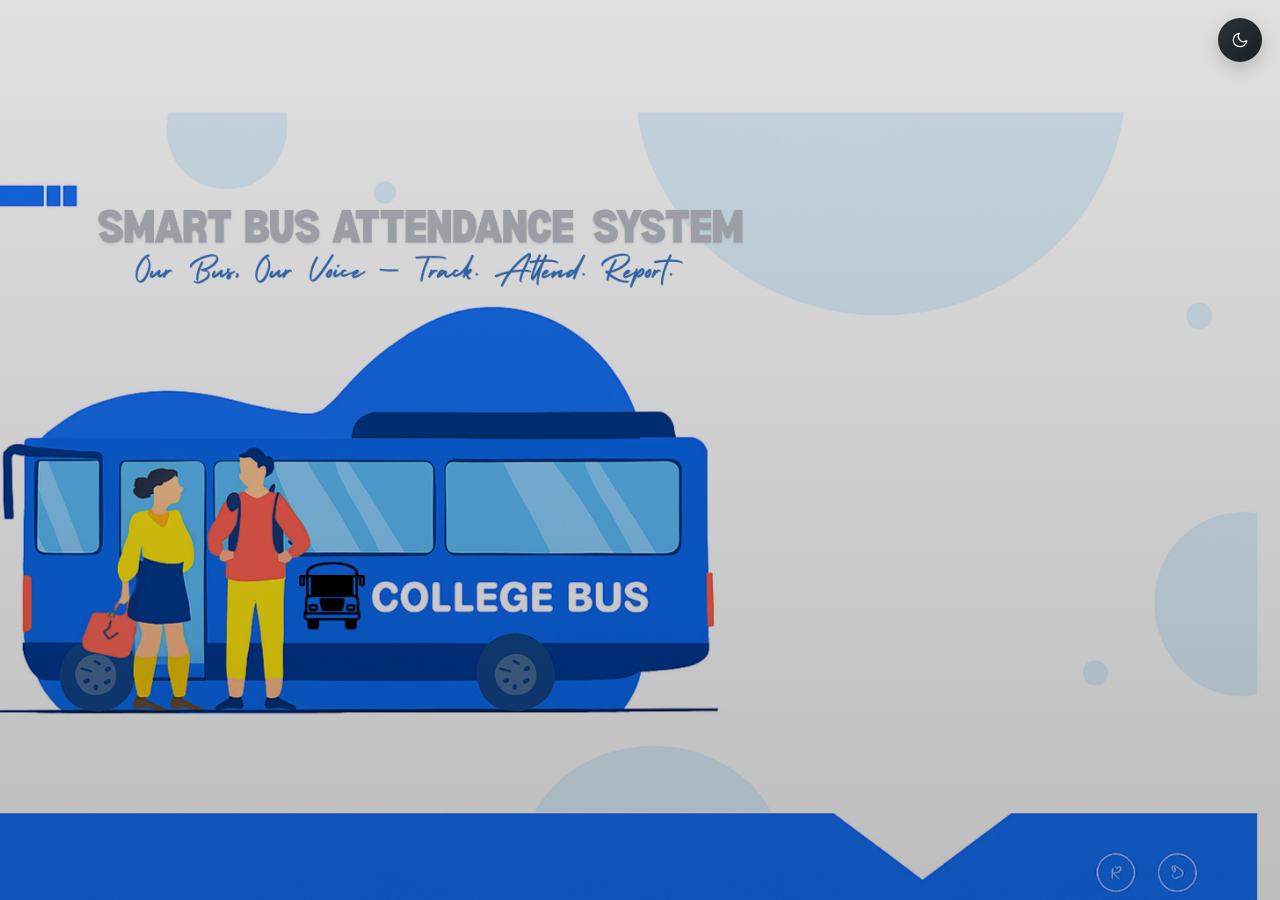
<file: index.html>
<!doctype html>
<html lang="en">
<head>
  <meta charset="utf-8" />
  <meta name="viewport" content="width=device-width,initial-scale=1" />
  <title>Smart Bus System — Login</title>

  <!-- Bootstrap (for quick UI) -->
  <link href="https://cdn.jsdelivr.net/npm/bootstrap@5.3.0/dist/css/bootstrap.min.css" rel="stylesheet">

  <!-- Custom styles -->
  <link rel="stylesheet" href="css/style.css">
</head>
<body>

  <!-- BACKGROUND IMAGE (animated pan effect via CSS).
       You already load an image on .bg-media (local file).
  -->
  <div class="bg-media" aria-hidden="true" style="background-image: url('./smart\ bus\ attendance\ system1221.png');"></div>

  <!-- Top controls: only theme toggle (replaced text with a fancy circular icon button) -->
  <div class="top-controls">
    <button id="themeToggle" class="btn-theme-toggle" aria-label="Toggle theme" title="Toggle dark/light mode" type="button">
      <!-- JS will inject the correct SVG icon (no text inside the button) -->
    </button>
  </div>

  <main class="container-fluid vh-100 d-flex align-items-center justify-content-center">
    <div class="row w-100 gx-0 justify-content-center">
      <!-- Left visual panel (hidden on small screens) -->
      <aside class="col-md-6 d-none d-md-flex visual-panel align-items-center justify-content-center">
        <div class="visual-inner text-center">
          <div></div>
        </div>
      </aside>

      <!-- Right: Login form -->
      <section class="col-12 col-md-6 d-flex align-items-center justify-content-center p-4">
        <div class="auth-card shadow-sm">
          <div class="card-header text-center mb-3">
            <h2 class="h4 mb-1">Welcome Back</h2>
            <small class="text-muted">Sign in to continue to Smart Bus System</small>
          </div>

          <div id="alertContainer" class="mb-3"></div>

          <form id="loginForm" novalidate>
            <div class="mb-3 form-floating">
              <input type="email" class="form-control" id="email" placeholder="name@example.com" required>
              <label for="email">Email address</label>
            </div>

            <div class="mb-3 form-floating position-relative">
              <input type="password" class="form-control" id="password" placeholder="Password" required>
              <label for="password">Password</label>
              <button type="button" id="pwdToggle" class="btn btn-sm btn-link position-absolute pwd-toggle" aria-label="Show password">Show</button>
            </div>

            <div class="mb-3">
              <label for="role" class="form-label">Login as</label>
              <select class="form-select" id="role" required>
                <option value="" disabled selected>Select role</option>
                <option value="student">Student</option>
                <option value="incharge">Bus In-charge</option>
                <option value="admin">Admin</option>
              </select>
            </div>

            <div class="mb-3 form-check">
              <input type="checkbox" class="form-check-input" id="terms" required>
              <label class="form-check-label" for="terms">I agree to the <a href="#" target="_blank" rel="noopener">Terms & Conditions</a></label>
            </div>

            <div class="d-grid mb-2">
              <button type="submit" class="btn btn-primary">Sign in</button>
            </div>

            <div class="text-center small">
              Don't have an account? <a href="register.html">Register</a>
            </div>
          </form>
        </div>
      </section>
    </div>
  </main>

  <!-- Bootstrap JS -->
  <script src="https://cdn.jsdelivr.net/npm/bootstrap@5.3.0/dist/js/bootstrap.bundle.min.js"></script>

  <!-- Page script (theme button updated to use icons instead of text) -->
  <script>
    /* ==== USER DATA (same as original) ==== */
    const users = {
      students: [{ email: 'student@test.com', password: 'student123', studentId: 'STU001', fullname: 'John Doe', phone: '9876543210', busRoute: 'route1' }],
      incharge: [{ email: 'incharge@test.com', password: 'incharge123', fullname: 'Mike Johnson', busNumber: 'BUS001' }],
      admin: [{ email: 'admin@test.com', password: 'admin123', fullname: 'Admin User' }]
    };

    /* ====== UI elements ====== */
    const alertBox = document.getElementById('alertContainer');
    const loginForm = document.getElementById('loginForm');
    const pwdToggle = document.getElementById('pwdToggle');
    const passwordInput = document.getElementById('password');
    const themeToggle = document.getElementById('themeToggle');

    /* ===== SVG ICONS (uses currentColor for easy theming) ===== */
    const ICONS = {
      sun: `<svg width="18" height="18" viewBox="0 0 24 24" fill="none" stroke="currentColor" stroke-width="1.6" stroke-linecap="round" stroke-linejoin="round" aria-hidden="true"><circle cx="12" cy="12" r="4"></circle><path d="M12 2v2"></path><path d="M12 20v2"></path><path d="M4.93 4.93l1.41 1.41"></path><path d="M17.66 17.66l1.41 1.41"></path><path d="M2 12h2"></path><path d="M20 12h2"></path><path d="M4.93 19.07l1.41-1.41"></path><path d="M17.66 6.34l1.41-1.41"></path></svg>`,
      moon: `<svg width="18" height="18" viewBox="0 0 24 24" fill="none" stroke="currentColor" stroke-width="1.6" stroke-linecap="round" stroke-linejoin="round" aria-hidden="true"><path d="M21 12.79A9 9 0 1 1 11.21 3 7 7 0 0 0 21 12.79z"></path></svg>`
    };

    function updateThemeButtonIcon(theme) {
      // If the current theme is dark, show the sun icon (indicating action -> switch to light)
      if (theme === 'dark') {
        themeToggle.innerHTML = ICONS.sun;
        themeToggle.setAttribute('aria-label', 'Switch to light mode');
        themeToggle.title = 'Switch to light mode';
        themeToggle.classList.add('is-dark');
      } else {
        themeToggle.innerHTML = ICONS.moon;
        themeToggle.setAttribute('aria-label', 'Switch to dark mode');
        themeToggle.title = 'Switch to dark mode';
        themeToggle.classList.remove('is-dark');
      }
    }

    function setTheme(theme) {
      document.documentElement.setAttribute('data-theme', theme);
      localStorage.setItem('sbs_theme', theme);
      updateThemeButtonIcon(theme);
    }

    // initialize theme from localStorage or system preference
    (function initTheme() {
      const saved = localStorage.getItem('sbs_theme');
      if (saved) setTheme(saved);
      else {
        const prefersDark = window.matchMedia && window.matchMedia('(prefers-color-scheme: dark)').matches;
        setTheme(prefersDark ? 'dark' : 'light');
      }
    })();

    themeToggle.addEventListener('click', () => {
      const current = document.documentElement.getAttribute('data-theme') || 'light';
      setTheme(current === 'dark' ? 'light' : 'dark');
    });

    function showAlert(message, type = 'danger', timeout = 3500) {
      alertBox.innerHTML = `<div class="alert alert-${type} alert-dismissible fade show" role="alert">${message}
        <button type="button" class="btn-close" data-bs-dismiss="alert" aria-label="Close"></button>
      </div>`;
      if (timeout) setTimeout(()=> { const el = alertBox.querySelector('.alert'); if (el) bootstrap.Alert.getOrCreateInstance(el).close(); }, timeout);
    }

    pwdToggle.addEventListener('click', () => {
      const isPwd = passwordInput.type === 'password';
      passwordInput.type = isPwd ? 'text' : 'password';
      pwdToggle.textContent = isPwd ? 'Hide' : 'Show';
    });

    loginForm.addEventListener('submit', function (e) {
      e.preventDefault();
      const email = document.getElementById('email').value.trim();
      const password = document.getElementById('password').value;
      const role = document.getElementById('role').value;
      if (!email || !password || !role) { showAlert('Please fill in all required fields and choose a role', 'warning'); return; }
      const userList = role === 'student' ? users.students : role === 'incharge' ? users.incharge : users.admin;
      const user = userList.find(u => u.email.toLowerCase() === email.toLowerCase() && u.password === password);
      if (!user) { showAlert('Invalid email or password', 'danger'); return; }
      localStorage.setItem('role', role); localStorage.setItem('fullname', user.fullname || '');
      showAlert('Login successful — redirecting...', 'success', 1200);
      setTimeout(() => {
        if (role === 'student') window.location.href = 'student-dashboard.html';
        else if (role === 'incharge') window.location.href = 'bus-incharge.html';
        else window.location.href = 'admin-dashboard.html';
      }, 900);
    });
  </script>
</body>
</html>
</file>
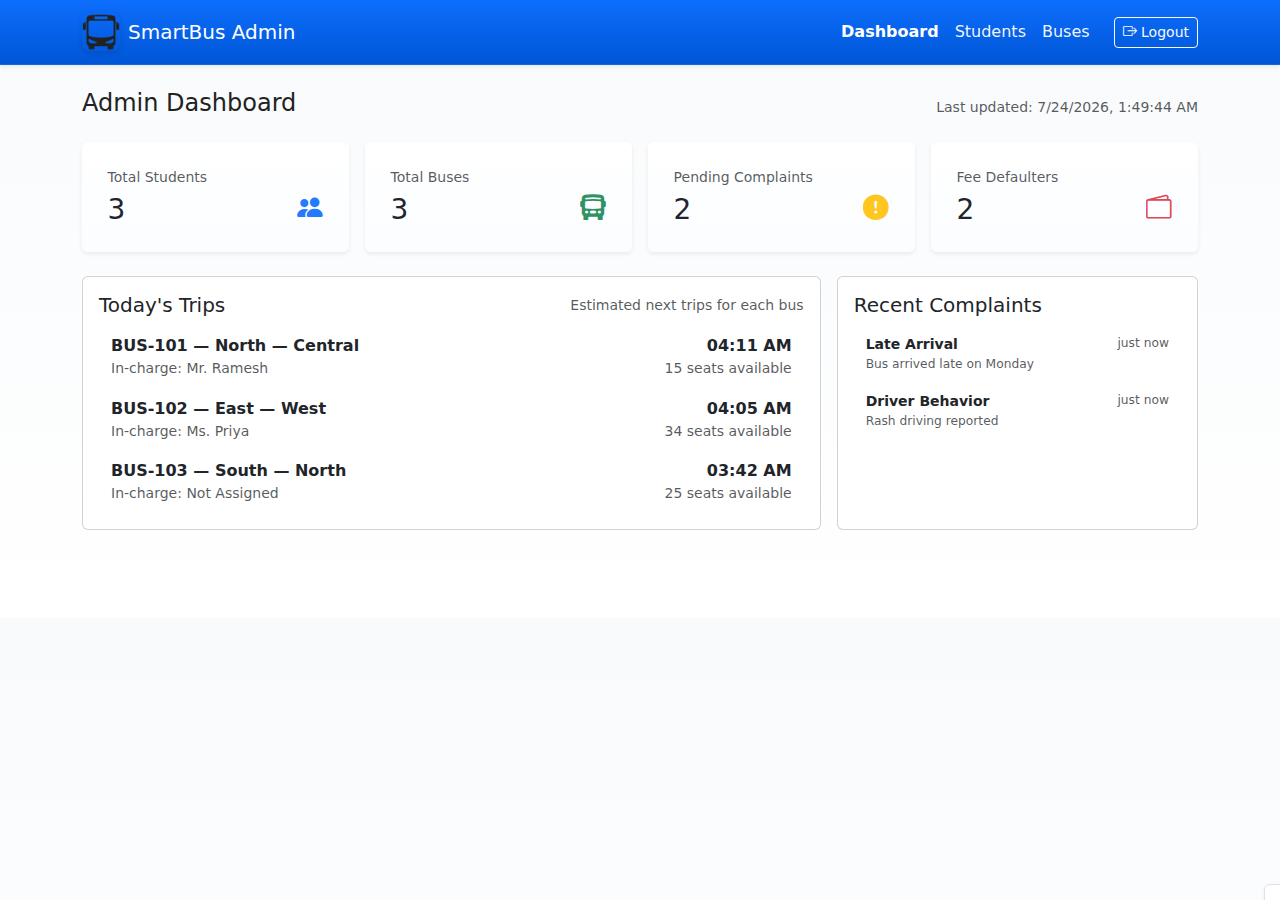
<file: admin-dashboard.html>
<!doctype html>
<html lang="en">
<head>
  <meta charset="utf-8" />
  <meta name="viewport" content="width=device-width,initial-scale=1" />
  <title>SmartBus — Admin Dashboard (Frontend Demo)</title>

  <!-- Bootstrap & Icons -->
  <link href="https://cdn.jsdelivr.net/npm/bootstrap@5.3.3/dist/css/bootstrap.min.css" rel="stylesheet">
  <link href="https://cdn.jsdelivr.net/npm/bootstrap-icons@1.11.3/font/bootstrap-icons.css" rel="stylesheet">

  <!-- Custom styles -->
  <link rel="stylesheet" href="css/admin-dashboard.css">
</head>
<body>
  <header>
    <nav class="navbar navbar-expand-lg navbar-dark bg-gradient shadow-sm" aria-label="Main navigation">
      <div class="container">
        <a class="navbar-brand d-flex align-items-center gap-2" href="#">
          <img src="logo192.png" alt="SmartBus Logo" class="logo-img">
          <span>SmartBus Admin</span>
        </a>

        <button class="navbar-toggler" type="button" data-bs-toggle="collapse" data-bs-target="#mainNav" aria-controls="mainNav" aria-expanded="false" aria-label="Toggle navigation">
          <span class="navbar-toggler-icon"></span>
        </button>

        <div class="collapse navbar-collapse" id="mainNav">
          <ul class="navbar-nav ms-auto align-items-lg-center">
            <li class="nav-item"><a class="nav-link active" href="#dashboard">Dashboard</a></li>
            <li class="nav-item"><a class="nav-link" href="#students">Students</a></li>
            <li class="nav-item"><a class="nav-link" href="#buses">Buses</a></li>
            <li class="nav-item ms-lg-3">
              <button id="logoutBtn" class="btn btn-outline-light btn-sm" type="button" aria-label="Logout">
                <i class="bi bi-box-arrow-right"></i> Logout
              </button>
            </li>
          </ul>
        </div>
      </div>
    </nav>
  </header>

  <main class="container-fluid my-4">
    <!-- Dashboard -->
    <section id="dashboard" class="section">
      <div class="container">
        <div class="d-flex justify-content-between align-items-center mb-3">
          <h2 class="h4">Admin Dashboard</h2>
          <div class="small text-muted" id="lastUpdated">Last updated: —</div>
        </div>

        <div class="row g-3 mb-4" id="statsRow">
          <div class="col-6 col-md-3">
            <div class="card stat-card shadow-sm">
              <div class="card-body">
                <small class="text-muted">Total Students</small>
                <div class="d-flex align-items-end justify-content-between">
                  <h3 id="totalStudents" class="mb-0">—</h3>
                  <i class="bi bi-people-fill stat-icon text-primary"></i>
                </div>
              </div>
            </div>
          </div>
          <div class="col-6 col-md-3">
            <div class="card stat-card shadow-sm">
              <div class="card-body">
                <small class="text-muted">Total Buses</small>
                <div class="d-flex align-items-end justify-content-between">
                  <h3 id="totalBuses" class="mb-0">—</h3>
                  <i class="bi bi-bus-front-fill stat-icon text-success"></i>
                </div>
              </div>
            </div>
          </div>
          <div class="col-6 col-md-3">
            <div class="card stat-card shadow-sm">
              <div class="card-body">
                <small class="text-muted">Pending Complaints</small>
                <div class="d-flex align-items-end justify-content-between">
                  <h3 id="pendingComplaints" class="mb-0">—</h3>
                  <i class="bi bi-exclamation-circle-fill stat-icon text-warning"></i>
                </div>
              </div>
            </div>
          </div>
          <div class="col-6 col-md-3">
            <div class="card stat-card shadow-sm">
              <div class="card-body">
                <small class="text-muted">Fee Defaulters</small>
                <div class="d-flex align-items-end justify-content-between">
                  <h3 id="feeDefaulters" class="mb-0">—</h3>
                  <i class="bi bi-wallet2 stat-icon text-danger"></i>
                </div>
              </div>
            </div>
          </div>
        </div>

        <div class="row g-3">
          <!-- Upcoming Trips (replaces chart) -->
          <div class="col-lg-8">
            <div class="card h-100">
              <div class="card-body">
                <div class="d-flex justify-content-between align-items-center mb-2">
                  <h5 class="card-title mb-0">Today's Trips</h5>
                  <small class="text-muted">Estimated next trips for each bus</small>
                </div>
                <div id="upcomingTrips" class="list-group list-group-flush">
                  <!-- Populated by JS -->
                </div>
              </div>
            </div>
          </div>

          <!-- Recent Complaints -->
          <div class="col-lg-4">
            <div class="card h-100">
              <div class="card-body">
                <h5 class="card-title">Recent Complaints</h5>
                <div id="recentComplaints" class="list-group list-group-flush small">
                  <!-- Populated by JS -->
                </div>
              </div>
            </div>
          </div>
        </div>
      </div>
    </section>

    <!-- Students -->
    <section id="students" class="section d-none">
      <div class="container">
        <div class="d-flex justify-content-between align-items-center mb-3">
          <h2 class="h5">Student Management</h2>
          <div class="d-flex gap-2">
            <input id="searchStudent" class="form-control form-control-sm" placeholder="Search students..." aria-label="Search students">
            <button id="notifyDefaultersBtn" class="btn btn-warning btn-sm" type="button"><i class="bi bi-bell"></i> Notify Defaulters</button>
            <button class="btn btn-primary btn-sm" data-bs-toggle="modal" data-bs-target="#addStudentModal">
              <i class="bi bi-plus-lg"></i> Add Student
            </button>
          </div>
        </div>

        <div class="card">
          <div class="card-body">
            <div class="table-responsive">
              <table class="table table-hover align-middle mb-0 small" id="studentsTable" aria-describedby="studentsTable">
                <thead class="table-light">
                  <tr>
                    <th>ID</th>
                    <th>Name</th>
                    <th>Email</th>
                    <th>Bus</th>
                    <th>Fee</th>
                    <th class="text-end">Actions</th>
                  </tr>
                </thead>
                <tbody id="studentsTableBody">
                  <!-- JS fills -->
                </tbody>
              </table>
            </div>

            <div class="d-flex justify-content-between align-items-center mt-3">
              <div id="studentsInfo" class="text-muted small"></div>
              <nav>
                <ul id="studentsPagination" class="pagination pagination-sm mb-0"></ul>
              </nav>
            </div>
          </div>
        </div>
      </div>
    </section>

    <!-- Buses -->
    <section id="buses" class="section d-none">
      <div class="container">
        <div class="d-flex justify-content-between align-items-center mb-3">
          <h2 class="h5">Bus Management</h2>
          <button class="btn btn-primary btn-sm" data-bs-toggle="modal" data-bs-target="#addBusModal"><i class="bi bi-plus-lg"></i> Add Bus</button>
        </div>

        <div class="card">
          <div class="card-body">
            <div class="table-responsive">
              <table class="table table-hover align-middle small" id="busesTable">
                <thead class="table-light">
                  <tr>
                    <th>Bus No.</th>
                    <th>Route</th>
                    <th>Capacity</th>
                    <th>In-charge</th>
                    <th>Status</th>
                    <th class="text-end">Actions</th>
                  </tr>
                </thead>
                <tbody id="busesTableBody"></tbody>
              </table>
            </div>
          </div>
        </div>
      </div>
    </section>
  </main>

  <!-- Add Student Modal -->
  <div class="modal fade" id="addStudentModal" tabindex="-1" aria-labelledby="addStudentLabel" aria-hidden="true">
    <div class="modal-dialog modal-dialog-centered modal-lg">
      <div class="modal-content">
        <form id="addStudentForm" novalidate>
          <div class="modal-header">
            <h5 class="modal-title" id="addStudentLabel">Add Student</h5>
            <button type="button" class="btn-close" data-bs-dismiss="modal" aria-label="Close"></button>
          </div>
          <div class="modal-body">
            <div class="row g-3">
              <div class="col-md-6">
                <label class="form-label">Full Name</label>
                <input id="studentName" name="name" type="text" class="form-control" required aria-required="true">
                <div class="invalid-feedback">Enter student name.</div>
              </div>
              <div class="col-md-6">
                <label class="form-label">Email</label>
                <input id="studentEmail" name="email" type="email" class="form-control" required>
                <div class="invalid-feedback">Enter a valid email.</div>
              </div>
              <div class="col-md-6">
                <label class="form-label">Phone</label>
                <input id="studentPhone" name="phone" type="tel" class="form-control" required>
                <div class="invalid-feedback">Enter phone number.</div>
              </div>
              <div class="col-md-6">
                <label class="form-label">Bus</label>
                <select id="studentBusSelect" name="bus_id" class="form-select" required>
                  <option value="">Select Bus</option>
                </select>
                <div class="invalid-feedback">Select a bus.</div>
              </div>
            </div>
          </div>
          <div class="modal-footer">
            <input type="hidden" id="editingStudentId" value="">
            <button type="button" class="btn btn-outline-secondary btn-sm" data-bs-dismiss="modal">Cancel</button>
            <button type="submit" class="btn btn-primary btn-sm">Save</button>
          </div>
        </form>
      </div>
    </div>
  </div>

  <!-- Add Bus Modal -->
  <div class="modal fade" id="addBusModal" tabindex="-1" aria-labelledby="addBusLabel" aria-hidden="true">
    <div class="modal-dialog modal-dialog-centered">
      <div class="modal-content">
        <form id="addBusForm" novalidate>
          <div class="modal-header">
            <h5 class="modal-title" id="addBusLabel">Add Bus</h5>
            <button type="button" class="btn-close" data-bs-dismiss="modal" aria-label="Close"></button>
          </div>
          <div class="modal-body">
            <div class="mb-2">
              <label class="form-label">Bus Number</label>
              <input id="busNumber" name="bus_number" type="text" class="form-control" required>
              <div class="invalid-feedback">Enter a bus number.</div>
            </div>
            <div class="mb-2">
              <label class="form-label">Route</label>
              <input id="busRoute" name="route" type="text" class="form-control" required>
              <div class="invalid-feedback">Enter route.</div>
            </div>
            <div class="mb-2">
              <label class="form-label">Capacity</label>
              <input id="busCapacity" name="capacity" type="number" min="1" class="form-control" required>
              <div class="invalid-feedback">Enter capacity.</div>
            </div>
          </div>
          <div class="modal-footer">
            <input type="hidden" id="editingBusId" value="">
            <button type="button" class="btn btn-outline-secondary btn-sm" data-bs-dismiss="modal">Cancel</button>
            <button type="submit" class="btn btn-primary btn-sm">Save Bus</button>
          </div>
        </form>
      </div>
    </div>
  </div>

  <!-- Compose Notification Modal (kept for notify feature) -->
  <div class="modal fade" id="composeModal" tabindex="-1" aria-labelledby="composeLabel" aria-hidden="true">
    <div class="modal-dialog modal-dialog-centered">
      <div class="modal-content">
        <form id="composeForm" novalidate>
          <div class="modal-header">
            <h5 class="modal-title" id="composeLabel">Send Notification</h5>
            <button type="button" class="btn-close" data-bs-dismiss="modal" aria-label="Close"></button>
          </div>
          <div class="modal-body">
            <div class="mb-2">
              <label class="form-label">Recipients</label>
              <select id="composeRecipients" class="form-select" multiple aria-label="Recipients">
                <!-- filled dynamically -->
              </select>
              <div class="form-text small">Hold Ctrl/Cmd to select multiple. Leave empty to send to all students.</div>
            </div>
            <div class="mb-2">
              <label class="form-label">Message</label>
              <textarea id="composeMessage" class="form-control" rows="4" required></textarea>
              <div class="invalid-feedback">Please enter a message.</div>
            </div>
          </div>
          <div class="modal-footer">
            <button type="button" class="btn btn-outline-secondary btn-sm" data-bs-dismiss="modal">Cancel</button>
            <button type="submit" class="btn btn-warning btn-sm">Send</button>
          </div>
        </form>
      </div>
    </div>
  </div>

  <!-- Toasts -->
  <div class="position-fixed bottom-0 end-0 p-3" style="z-index: 1100;">
    <div id="toastContainer" class="toast-container"></div>
  </div>

  <!-- Confirm deletion modal -->
  <div class="modal fade" id="confirmModal" tabindex="-1" aria-hidden="true">
    <div class="modal-dialog modal-dialog-centered">
      <div class="modal-content">
        <div class="modal-body">
          <p id="confirmMessage" class="mb-3">Are you sure?</p>
          <div class="text-end">
            <button type="button" class="btn btn-outline-secondary btn-sm me-2" data-bs-dismiss="modal">Cancel</button>
            <button id="confirmOkBtn" type="button" class="btn btn-danger btn-sm">Confirm</button>
          </div>
        </div>
      </div>
    </div>
  </div>

  <!-- Scripts -->
  <script src="https://cdn.jsdelivr.net/npm/bootstrap@5.3.3/dist/js/bootstrap.bundle.min.js"></script>
  <script src="js/admin-dashboard.js"></script>
</body>
</html>
</file>
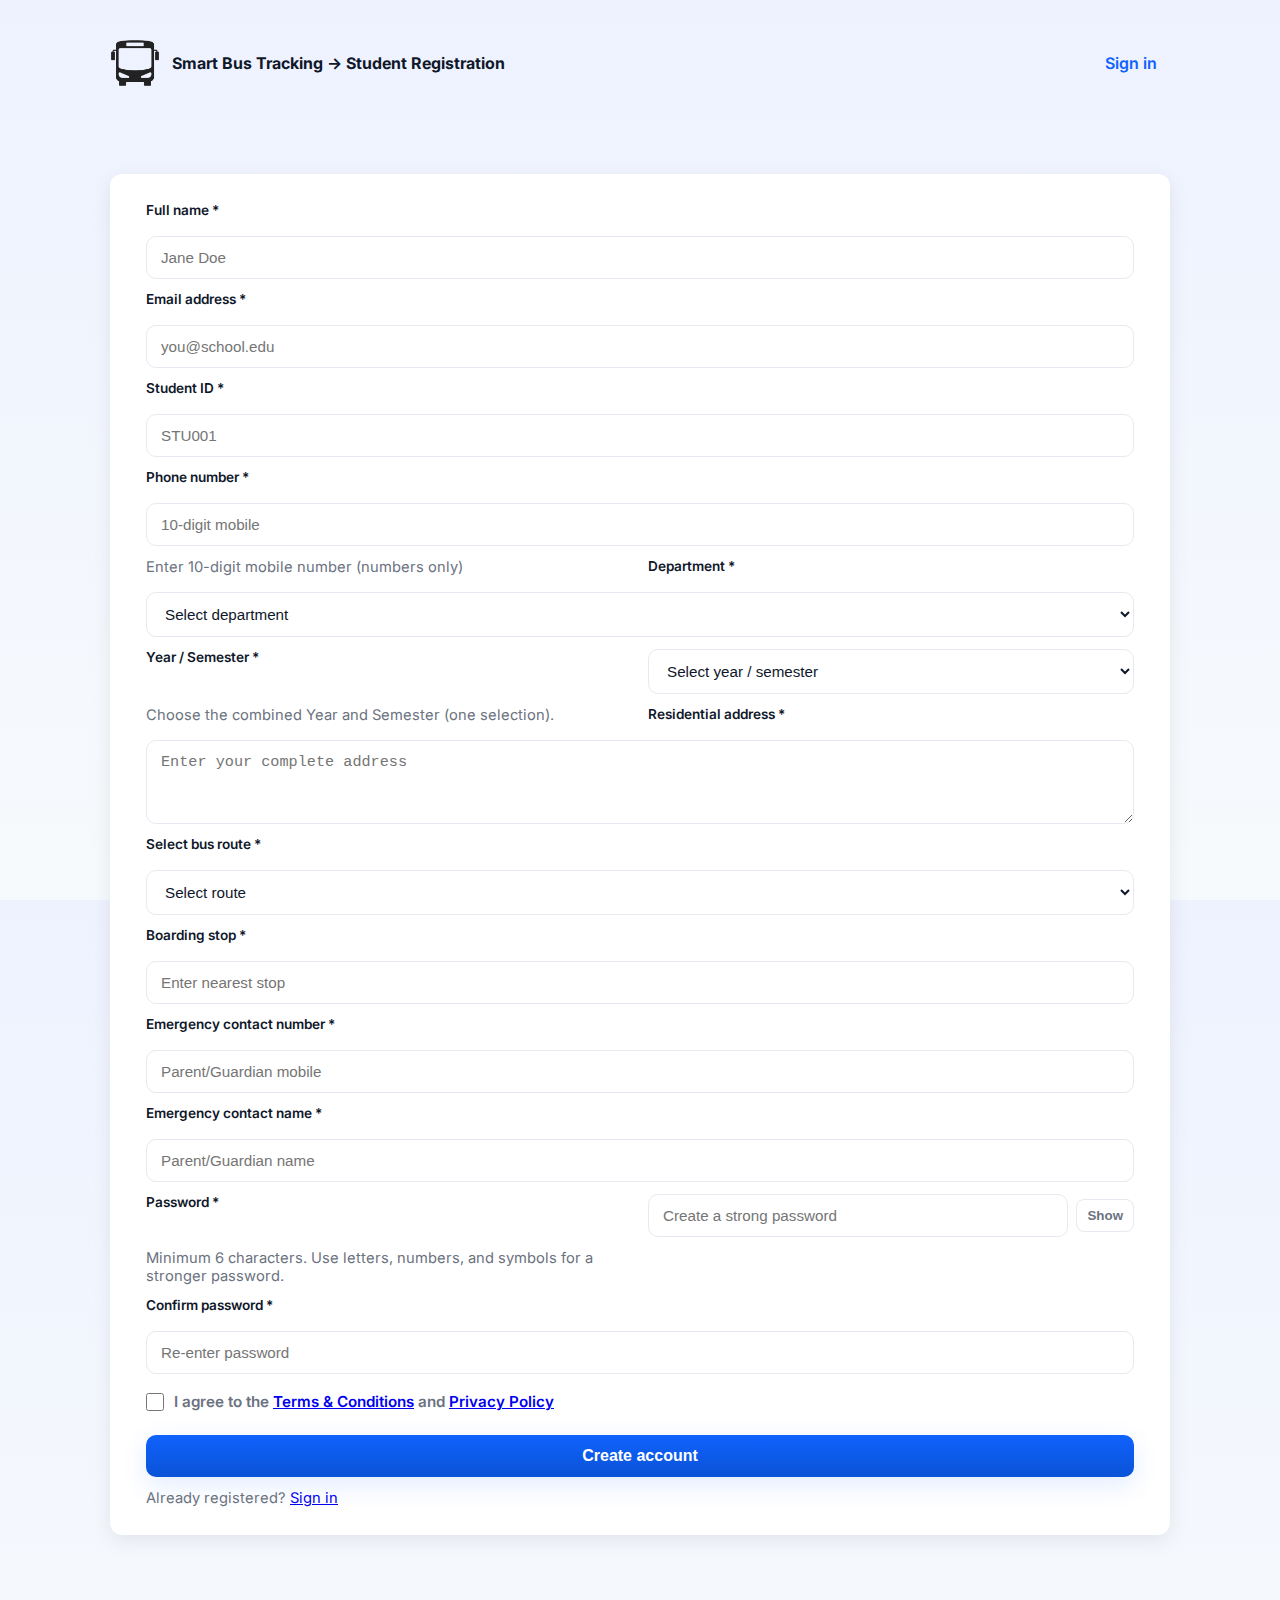
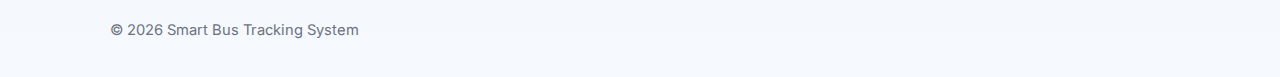
<file: register.html>
<!DOCTYPE html>
<html lang="en">
<head>
    <meta charset="UTF-8" />
    <meta name="viewport" content="width=device-width, initial-scale=1.0"/>
    <title>Create Account — Smart Bus Tracking</title>
    <link rel="stylesheet" href="./css/register.css">
    <link rel="preconnect" href="https://fonts.gstatic.com" crossorigin>
    <link href="https://fonts.googleapis.com/css2?family=Inter:wght@300;400;600;700&display=swap" rel="stylesheet">
</head>
<body>
    <header class="site-header" role="banner">
        <div class="container header-inner">
            <div class="brand">
                <img src="logo192.png" alt="logo" style="width: 50px; height: 50px;">
                <div class="brand-text">
                    <span class="brand-title">Smart Bus Tracking -> Student Registration</span>
                </div>
            </div>
            <nav aria-label="Main">
                <a class="nav-link" href="./index.html">Sign in</a>
            </nav>
        </div>
    </header>

    <main class="container" id="main" role="main">
        <section class="card register-card" aria-labelledby="registerHeading">
            <form id="registerForm" class="card-right" novalidate>
                <h1 id="registerHeading" class="sr-only">Create your account</h1>

                <fieldset class="form-grid">
                    <legend class="sr-only">Student registration form</legend>

                    <label for="fullname">Full name *</label>
                    <input id="fullname" name="fullname" type="text" required placeholder="Jane Doe" autocomplete="name">

                    <label for="email">Email address *</label>
                    <input id="email" name="email" type="email" required placeholder="you@school.edu" autocomplete="email">

                    <label for="studentId">Student ID *</label>
                    <input id="studentId" name="studentId" type="text" required placeholder="STU001" autocomplete="off">

                    <label for="phone">Phone number *</label>
                    <input id="phone" name="phone" type="tel" inputmode="numeric" pattern="[0-9]{10}" required placeholder="10-digit mobile" aria-describedby="phoneHelp">
                    <small id="phoneHelp" class="muted">Enter 10-digit mobile number (numbers only)</small>

                    <label for="department">Department *</label>
                    <select id="department" name="department" required>
                        <option value="">Select department</option>
                        <option value="cse">Computer Science & Engineering</option>
                        <option value="ece">Electronics & Communication</option>
                        <option value="eee">Electrical & Electronics</option>
                        <option value="mech">Mechanical Engineering</option>
                        <option value="civil">Civil Engineering</option>
                        <option value="it">Information Technology</option>
                        <option value="other">Other</option>
                    </select>

                    <!-- Combined Year / Semester dropdown (single control) -->
                    <label for="yearSemester">Year / Semester *</label>
                    <select id="yearSemester" name="yearSemester" required aria-describedby="yearSemesterHelp">
                        <option value="">Select year / semester</option>
                        <!-- 1st Year -->
                        <option value="1-1">1st Year / 1st Semester</option>
                        <option value="1-2">1st Year / 2nd Semester</option>
                        <!-- 2nd Year -->
                        <option value="2-3">2nd Year / 3rd Semester</option>
                        <option value="2-4">2nd Year / 4th Semester</option>
                        <!-- 3rd Year -->
                        <option value="3-5">3rd Year / 5th Semester</option>
                        <option value="3-6">3rd Year / 6th Semester</option>
                        <!-- Other / Diploma -->
                        <option value="other-other">Other / Diploma</option>
                    </select>
                    <small id="yearSemesterHelp" class="muted">Choose the combined Year and Semester (one selection).</small>

                    <!-- Hidden inputs that get populated from the combined select so backend receives separate fields -->
                    <input type="hidden" id="yearOnly" name="year">
                    <input type="hidden" id="semesterOnly" name="semester">

                    <label for="address">Residential address *</label>
                    <textarea id="address" name="address" rows="3" required placeholder="Enter your complete address"></textarea>

                    <label for="busRoute">Select bus route *</label>
                    <select id="busRoute" name="busRoute" required>
                        <option value="">Select route</option>
                        <option value="route1">Route 1 - Downtown (Main Stop, City Center, Market Square)</option>
                        <option value="route2">Route 2 - Suburbs (Residential Area, Mall Junction, Park Side)</option>
                        <option value="route3">Route 3 - Highway (Highway Exit, Industrial Area, Tech Park)</option>
                        <option value="route4">Route 4 - North Campus (North Gate, Library Stop, Hostel Area)</option>
                        <option value="route5">Route 5 - South Campus (South Gate, Stadium, Cafeteria)</option>
                    </select>

                    <label for="stopLocation">Boarding stop *</label>
                    <input id="stopLocation" name="stopLocation" type="text" required placeholder="Enter nearest stop">

                    <label for="emergencyContact">Emergency contact number *</label>
                    <input id="emergencyContact" name="emergencyContact" type="tel" inputmode="numeric" pattern="[0-9]{10}" required placeholder="Parent/Guardian mobile">

                    <label for="emergencyContactName">Emergency contact name *</label>
                    <input id="emergencyContactName" name="emergencyContactName" type="text" required placeholder="Parent/Guardian name">

                    <label for="password">Password *</label>
                    <div class="password-field">
                        <input id="password" name="password" type="password" required minlength="6" placeholder="Create a strong password" autocomplete="new-password" aria-describedby="pwHelp">
                        <button type="button" id="togglePassword" class="btn-icon" aria-label="Show password" title="Show password">Show</button>
                    </div>
                    <small id="pwHelp" class="muted">Minimum 6 characters. Use letters, numbers, and symbols for a stronger password.</small>
                    <div id="passwordStrength" class="pw-strength" aria-hidden="true"></div>

                    <label for="confirmPassword">Confirm password *</label>
                    <input id="confirmPassword" name="confirmPassword" type="password" required placeholder="Re-enter password" autocomplete="new-password">

                    <div class="accept">
                        <label>
                            <input id="terms" name="terms" type="checkbox" required>
                            <span>I agree to the <a href="#" target="_blank" rel="noopener">Terms & Conditions</a> and <a href="#" target="_blank" rel="noopener">Privacy Policy</a></span>
                        </label>
                    </div>
                </fieldset>

                <div class="form-actions">
                    <button id="submitBtn" type="submit" class="btn-primary" aria-live="polite">Create account</button>
                    <p class="small muted">Already registered? <a href="./index.html">Sign in</a></p>
                    <div id="message" class="message" role="status" aria-live="polite"></div>
                </div>
            </form>
        </section>
    </main>

    <footer class="site-footer" role="contentinfo">
        <div class="container">
            <small class="muted">© <span id="year"></span> Smart Bus Tracking System</small>
        </div>
    </footer>

    <script>
        // Populate year in footer
        document.getElementById('year').textContent = new Date().getFullYear();

        const form = document.getElementById('registerForm');
        const messageDiv = document.getElementById('message');
        const submitBtn = document.getElementById('submitBtn');
        const togglePassword = document.getElementById('togglePassword');
        const password = document.getElementById('password');
        const confirmPassword = document.getElementById('confirmPassword');
        const pwStrength = document.getElementById('passwordStrength');

        const yearSemesterSelect = document.getElementById('yearSemester');
        const yearOnlyInput = document.getElementById('yearOnly');
        const semesterOnlyInput = document.getElementById('semesterOnly');

        // When user changes the combined select, populate the hidden year/semester fields
        yearSemesterSelect.addEventListener('change', () => {
            const v = yearSemesterSelect.value; // format expected: "<year>-<semester>" e.g. "1-1" or "4-8" or "other-other"
            if (!v) {
                yearOnlyInput.value = '';
                semesterOnlyInput.value = '';
                return;
            }
            const parts = v.split('-');
            // Defensive: if format is not as expected, put whole value in yearOnly and clear semester
            if (parts.length !== 2) {
                yearOnlyInput.value = v;
                semesterOnlyInput.value = '';
                return;
            }
            const [yr, sem] = parts;
            yearOnlyInput.value = yr;
            semesterOnlyInput.value = sem;
        });

        // Ensure hidden fields are set on load in case select has a default
        (function initYearSemester() {
            const evt = new Event('change');
            yearSemesterSelect.dispatchEvent(evt);
        })();

        // Password visibility toggle
        togglePassword.addEventListener('click', () => {
            const type = password.type === 'password' ? 'text' : 'password';
            password.type = type;
            confirmPassword.type = type;
            togglePassword.textContent = type === 'text' ? 'Hide' : 'Show';
            togglePassword.setAttribute('aria-label', type === 'text' ? 'Hide password' : 'Show password');
        });

        // Simple password strength meter
        password.addEventListener('input', () => {
            const val = password.value;
            const score = calculatePasswordScore(val);
            pwStrength.className = 'pw-strength s-' + score;
            pwStrength.textContent = score === 0 ? '' : (score === 1 ? 'Weak' : score === 2 ? 'Fair' : 'Good');
        });

        function calculatePasswordScore(pw) {
            if (!pw) return 0;
            let score = 0;
            if (pw.length >= 6) score++;
            if (/[A-Z]/.test(pw) && /[a-z]/.test(pw)) score++;
            if (/[0-9]/.test(pw)) score++;
            if (/[^A-Za-z0-9]/.test(pw)) score++;
            return Math.min(score, 3); // 0..3
        }

        // Restrict tel inputs to digits only and max length 10
        document.querySelectorAll('input[type="tel"]').forEach(input => {
            input.addEventListener('input', () => {
                input.value = input.value.replace(/[^0-9]/g, '').slice(0, 10);
            });
        });

        // Update stop placeholder based on route selection
        const busRouteEl = document.getElementById('busRoute');
        busRouteEl.addEventListener('change', () => {
            const stopInput = document.getElementById('stopLocation');
            const selectedText = busRouteEl.options[busRouteEl.selectedIndex].text;
            const stops = selectedText.match(/\(([^)]+)\)/);
            if (stops && stops[1]) {
                stopInput.placeholder = 'e.g., ' + stops[1].split(',')[0].trim();
            } else {
                stopInput.placeholder = 'Enter nearest stop';
            }
        });

        // Confirm password live validation
        confirmPassword.addEventListener('input', () => {
            if (confirmPassword.value && password.value !== confirmPassword.value) {
                confirmPassword.setCustomValidity('Passwords do not match');
            } else {
                confirmPassword.setCustomValidity('');
            }
        });

        // Show messages
        function showMessage(text, type = 'info') {
            messageDiv.textContent = text;
            messageDiv.className = 'message ' + type + ' show';
            if (type === 'success') {
                setTimeout(() => messageDiv.classList.remove('show'), 3500);
            } else {
                setTimeout(() => messageDiv.classList.remove('show'), 5000);
            }
        }

        // Simulate backend registration (demo)
        function simulateRegistration(data) {
            return new Promise((resolve, reject) => {
                setTimeout(() => {
                    const users = JSON.parse(localStorage.getItem('registeredUsers') || '[]');

                    if (users.some(u => u.email.toLowerCase() === data.email.toLowerCase())) {
                        reject(new Error('Email already registered'));
                        return;
                    }
                    if (users.some(u => u.studentId.toLowerCase() === data.studentId.toLowerCase())) {
                        reject(new Error('Student ID already exists'));
                        return;
                    }

                    users.push(data);
                    localStorage.setItem('registeredUsers', JSON.stringify(users));
                    resolve(data);
                }, 900);
            });
        }

        // Form submit handler
        form.addEventListener('submit', async (e) => {
            e.preventDefault();

            // Make sure combined select has been converted to hidden fields
            // (this is defensive in case browser didn't fire change)
            const evt = new Event('change');
            yearSemesterSelect.dispatchEvent(evt);

            // Native validity check
            if (!form.checkValidity()) {
                form.reportValidity();
                return;
            }

            // Additional checks
            if (password.value.length < 6) {
                showMessage('Password must be at least 6 characters long', 'error');
                return;
            }
            if (password.value !== confirmPassword.value) {
                showMessage('Passwords do not match', 'error');
                return;
            }

            // Collect data; year and semester are taken from the hidden fields
            const data = {
                fullname: form.fullname.value.trim(),
                email: form.email.value.trim(),
                studentId: form.studentId.value.trim(),
                phone: form.phone.value.trim(),
                department: form.department.value,
                year: form.year.value || yearOnlyInput.value, // prefer explicit year field if present, else hidden
                semester: form.semester ? form.semester.value : semesterOnlyInput.value,
                yearSemester: form.yearSemester ? form.yearSemester.value : yearSemesterSelect.value, // keep combined too
                address: form.address.value.trim(),
                busRoute: form.busRoute.value,
                stopLocation: form.stopLocation.value.trim(),
                emergencyContact: form.emergencyContact.value.trim(),
                emergencyContactName: form.emergencyContactName.value.trim(),
                password: form.password.value,
                role: 'student',
                createdAt: new Date().toISOString()
            };

            submitBtn.disabled = true;
            submitBtn.textContent = 'Creating account...';
            showMessage('Creating account...', 'info');

            try {
                // Replace this with a real API call in production
                await simulateRegistration(data);

                showMessage('Registration successful — redirecting to sign in', 'success');
                form.reset();
                pwStrength.className = 'pw-strength';
                // reset hidden inputs
                yearOnlyInput.value = '';
                semesterOnlyInput.value = '';
                setTimeout(() => window.location.href = './index.html', 1600);
            } catch (err) {
                showMessage(err.message || 'Registration failed', 'error');
                submitBtn.disabled = false;
                submitBtn.textContent = 'Create account';
            }
        });
    </script>
</body>
</html>
</file>
<file: css/style.css>
/* Root variables for light/dark themes */
:root {
  --bg-color: #f5f7fb;
  --panel-bg: rgba(255,255,255,0.72);
  --text-color: #1f2937;
  --muted: #6b7280;
  --primary: #0d6efd;
  --glass-blur: 8px;
  --card-radius: 14px;

  /* select-specific defaults */
  --select-bg: rgba(255,255,255,0.98);
  --select-color: #1f2937;
  --select-placeholder-color: #6b7280;
  --select-option-bg: #ffffff;
  --select-option-color: #1f2937;
}

/* Dark theme overrides */
:root[data-theme="dark"], [data-theme="dark"] {
  --bg-color: #0b1220;
  --panel-bg: rgba(10,14,21,0.62);
  --text-color: #e6eef8;
  --muted: #9aa7bd;
  --primary: #57a5ff;
  --glass-blur: 6px;

  /* select colors for dark mode */
  --select-bg: rgba(255,255,255,0.03);
  --select-color: var(--text-color);
  --select-placeholder-color: var(--muted);
  --select-option-bg: #0f1724;
  --select-option-color: #e6eef8;
}

/* Page reset */
* { box-sizing: border-box; }
html,body { height: 100%; }
body {
  margin: 0;
  font-family: "Segoe UI", Tahoma, Geneva, Verdana, sans-serif;
  background: var(--bg-color);
  color: var(--text-color);
  -webkit-font-smoothing:antialiased;
  -moz-osx-font-smoothing:grayscale;
  overflow: hidden;
}

/* Background image container with subtle animated pan (Ken Burns) */
.bg-media {
  position: fixed;
  inset: 0;
  z-index: -2;
  background-size: cover;
  background-position: center center;
  transition: opacity 300ms ease;
}
.bg-media::after {
  content: "";
  position: absolute;
  inset: 0;
  background: linear-gradient(180deg, rgba(0,0,0,0.12), rgba(0,0,0,0.26));
  pointer-events: none;
}

/* Pan animation to add gentle motion to a static image */
@keyframes bg-pan {
  0% { background-position: 50% 45%; }
  100% { background-position: 50% 55%; }
}
.bg-media {
  animation: bg-pan 18s ease-in-out infinite alternate;
}

/* Ensure UI stacks above the background */
.container-fluid { position: relative; z-index: 1; }

/* Top controls */
.top-controls {
  position: fixed;
  right: 18px;
  top: 18px;
  z-index: 50;
}

/* Fancy circular theme toggle (no text) */
.btn-theme-toggle {
  display: inline-grid;
  place-items: center;
  width: 44px;
  height: 44px;
  border-radius: 999px;
  border: none;
  cursor: pointer;
  padding: 6px;
  color: white; /* icon color uses currentColor */
  background: linear-gradient(135deg, rgba(255,255,255,0.06), rgba(255,255,255,0.03));
  box-shadow: 0 6px 18px rgba(2,6,23,0.18);
  transition: transform 160ms ease, box-shadow 160ms ease, background 200ms ease;
  backdrop-filter: blur(6px);
}
.btn-theme-toggle:hover { transform: translateY(-3px); box-shadow: 0 10px 30px rgba(2,6,23,0.22); }
.btn-theme-toggle:active { transform: translateY(-1px); }

/* Light / dark visual styles for the button */
.btn-theme-toggle.is-dark {
  /* when page is dark, show a warm gradient for the sun button */
  background: linear-gradient(135deg, #ffb74d, #ff8a65);
  color: #2b1a00;
}
:root:not([data-theme="dark"]) .btn-theme-toggle {
  /* when page is light, show subtle dark circular button for moon icon */
  background: linear-gradient(135deg, #2b2f36, #1b2026);
  color: #fff;
}

/* accessible focus ring */
.btn-theme-toggle:focus {
  outline: 3px solid rgba(13,110,253,0.16);
  outline-offset: 3px;
}

/* Main layout adjustments (kept from previous) */
.visual-panel { min-height: 70vh; color: white; }
.visual-inner { color: rgba(255,255,255,0.95); text-shadow: 0 6px 24px rgba(2,6,23,0.6); padding: 2rem; }
.logo-img { width: 84px; height: 84px; border-radius: 14px; background: rgba(255,255,255,0.08); padding: 8px; margin-bottom: 1rem; }

/* Auth card simplified */
.auth-card {
  width: 100%;
  max-width: 480px;
  border-radius: var(--card-radius);
  background: var(--panel-bg);
  box-shadow: 0 8px 24px rgba(2,6,23,0.12);
  padding: 1.6rem;
  backdrop-filter: blur(var(--glass-blur));
  -webkit-backdrop-filter: blur(var(--glass-blur));
  border: 1px solid rgba(0,0,0,0.06);
  position: relative;
  z-index: 2;
}
:root[data-theme="dark"] .auth-card, [data-theme="dark"] .auth-card {
  border: 1px solid rgba(255,255,255,0.04);
}

/* Headings & form */
.card-header h2 { color: var(--text-color); }
.card-header small { color: var(--muted); }
.form-control, .form-select {
  border-radius: 8px;
  border: 1px solid rgba(15,23,42,0.06);
  background: transparent;
  color: var(--text-color);
  padding: 0.9rem 0.75rem;
  font-size: 0.95rem;
}
.form-control:focus, .form-select:focus { box-shadow: 0 6px 18px rgba(13,110,253,0.08); outline: none; }
.form-floating label { color: var(--muted); }

/* Select visibility fixes */
.form-select {
  background-color: var(--select-bg);
  color: var(--select-color);
  -webkit-appearance: none;
  appearance: none;
  background-image:
    linear-gradient(45deg, transparent 50%, var(--select-color) 50%),
    linear-gradient(135deg, var(--select-color) 50%, transparent 50%);
  background-position: calc(100% - 18px) calc(0.9rem + 6px), calc(100% - 12px) calc(0.9rem + 6px);
  background-size: 6px 6px, 6px 6px;
  background-repeat: no-repeat;
}
.form-select option { color: var(--select-option-color); background-color: var(--select-option-bg); }
.form-select option[value=""], .form-select option[disabled][selected] { color: var(--select-placeholder-color); }

/* Password toggle & button */
.pwd-toggle { top: 10px; right: 10px; border: none; color: var(--primary); background: transparent; }
.btn-primary { background: linear-gradient(90deg, var(--primary), #2b8bff); border: none; box-shadow: 0 6px 18px rgba(11,103,217,0.12); padding: 0.6rem 1.1rem; border-radius: 10px; }

/* Responsive */
@media (max-width: 991px) { .visual-panel { display: none; } body { overflow: auto; } }
@media (max-width: 600px) { .form-select { padding: 0.75rem; } .bg-media { animation: none; } }

/* Small entrance */
.auth-card { transform: translateY(6px); animation: floatIn 420ms ease forwards; opacity: 0; }
@keyframes floatIn { to { transform: translateY(0); opacity: 1; } }

/* Accessibility */
button:focus, [role="button"]:focus { outline: 3px solid rgba(13,110,253,0.14); outline-offset: 2px; }
.text-muted { color: var(--muted) !important; }
</file>
<file: css/admin-dashboard.css>
:root{
  --brand-400:#0d6efd;
  --brand-600:#0056d6;
  --muted:#6c757d;
}

body{
  background: linear-gradient(180deg, #f8fafc 0%, #ffffff 100%);
  color: #222;
  font-family: system-ui, -apple-system, "Segoe UI", Roboto, "Helvetica Neue", Arial;
  padding-bottom: 4rem;
}

/* Navbar: blue gradient (kept from previous change) */
.navbar {
  background: linear-gradient(180deg, var(--brand-400), var(--brand-600)) !important;
  border-bottom: 1px solid rgba(0,0,0,0.06);
}
.navbar .nav-link {
  color: rgba(255,255,255,0.95) !important;
}
.navbar .nav-link.active {
  color: #fff !important;
  font-weight: 600;
}
.navbar .navbar-brand {
  color: #fff !important;
}

/* Navbar logo image (replaces previous icon)
   Removed white background so the logo displays with transparency */
.navbar-brand .logo-img {
  width:38px;
  height:38px;
  object-fit:cover;
  display:inline-block;
  border-radius:8px;
  box-shadow:0 2px 6px rgba(0,0,0,.12);
  background: transparent; /* <- changed to transparent */
}

/* Stat cards */
.stat-card{
  border: 0;
  padding: 0.7rem;
  background: linear-gradient(180deg, #fff, #fbfdff);
}
.stat-card .card-body{
  padding: 0.9rem;
}
.stat-card small{color:var(--muted);display:block}
.stat-icon{font-size:1.6rem;opacity: .9;}

/* Tables */
.table-hover tbody tr:hover{
  background: rgba(13,110,253,0.03);
  transform: translateY(-1px);
}

/* Upcoming trips list */
#upcomingTrips .list-group-item {
  display: flex;
  justify-content: space-between;
  align-items: center;
  gap: 1rem;
}

/* Recent complaints list */
.list-group .list-group-item{
  border:0;padding:.55rem .75rem;
}

/* Toasts */
.toast {
  min-width: 220px;
}

/* Notification badge on notify button */
#notifyDefaultersBtn {
  display: inline-flex;
  align-items: center;
}

/* Responsive tweaks */
@media (max-width: 575px){
  .stat-card .card-body {padding: .6rem}
}

/* Small helpful helpers */
.badge-paid{background:#198754;color:#fff}
.badge-due{background:#ffc107;color:#111}
.badge-overdue{background:#dc3545;color:#fff}
</file>
<file: css/register.css>
/* Modern professional styling for registration */

/* Reset & base */
* { box-sizing: border-box; margin: 0; padding: 0; }
:root{
    --bg: #f7fafc;
    --card: #ffffff;
    --muted: #6b7280;
    --text: #0f172a;
    --primary: #0f62fe; /* accent */
    --primary-600: #0b53d6;
    --success: #10b981;
    --danger: #ef4444;
    --radius: 12px;
    --glass: rgba(15,23,42,0.03);
    --shadow-md: 0 6px 20px rgba(12,17,31,0.08);
    font-family: "Inter", system-ui, -apple-system, "Segoe UI", Roboto, "Helvetica Neue", Arial;
}

html,body { height:100%; background: linear-gradient(180deg, #eef2ff 0%, var(--bg) 100%); color:var(--text); -webkit-font-smoothing:antialiased; -moz-osx-font-smoothing:grayscale; }

/* Layout */
.container { max-width:1100px; margin: 0 auto; padding: 20px; }
.site-header{ padding: 18px 0; }
.header-inner{ display:flex; align-items:center; justify-content:space-between; gap:16px; }
.brand{ display:flex; gap:12px; align-items:center; color:var(--text); }
.brand svg{ color:var(--primary); }
.brand-title{ display:block; font-weight:700; font-size:1rem; }
.brand-sub{ font-size:0.78rem; color:var(--muted); display:block; margin-top:-2px; }
.nav-link{ color:var(--primary); text-decoration:none; font-weight:600; border: 1px solid transparent; padding:8px 12px; border-radius:8px; }
.nav-link:hover{ background:var(--glass); border-color:rgba(15,23,42,0.04); }

/* Card */
.register-card{ display:flex; gap:30px; background:var(--card); border-radius:var(--radius); box-shadow:var(--shadow-md); overflow:hidden; margin: 28px 0; }
.card-left{ flex:1; padding:36px; background: linear-gradient(180deg, rgba(15,98,254,0.06), rgba(15,98,254,0.02)); min-width:260px; }
.card-right{ flex:1.1; padding:28px 36px; }

/* Left side content */
.welcome h1{ font-size:1.5rem; margin-bottom:6px; color:var(--text); }
.muted{ color:var(--muted); font-size:0.92rem; }
.benefits{ margin-top:20px; list-style:none; display:grid; gap:10px; color:var(--muted); }
.benefits li{ background: rgba(15,98,254,0.04); padding:10px 12px; border-radius:8px; font-size:0.95rem; color:var(--text); }

/* Form grid */
.form-grid{ display:grid; grid-template-columns: repeat(2, 1fr); gap:12px 16px; border:none; padding:0; }
.form-grid label{ font-size:0.85rem; margin-bottom:6px; display:block; color:var(--text); font-weight:600; }
.form-grid input[type="text"],
.form-grid input[type="email"],
.form-grid input[type="tel"],
.form-grid input[type="password"],
.form-grid select,
.form-grid textarea{ width:100%; padding:12px 14px; border-radius:10px; border:1px solid #e6e9ef; background: #fff; font-size:0.95rem; color:var(--text); transition:box-shadow .15s, border-color .15s; }
.form-grid textarea{ resize:vertical; grid-column: span 2; min-height:84px; }

.form-grid input:focus, .form-grid select:focus, .form-grid textarea:focus{
    outline:none; box-shadow: 0 6px 18px rgba(15,98,254,0.08); border-color:var(--primary-600);
}

/* Make some fields span full width */
.form-grid [name="fullname"],
.form-grid [name="email"],
.form-grid [name="studentId"],
.form-grid [name="phone"],
.form-grid [name="department"],
.form-grid [name="year"],
.form-grid [name="address"],
.form-grid [name="busRoute"],
.form-grid [name="stopLocation"],
.form-grid [name="emergencyContact"],
.form-grid [name="emergencyContactName"],
.form-grid [name="password"],
.form-grid [name="confirmPassword"]{ grid-column: span 2; }

/* Password field with toggle */
.password-field{ display:flex; gap:8px; align-items:center; }
.password-field input{ flex:1; }
.btn-icon{ background:transparent; border:1px solid #e6e9ef; padding:8px 10px; border-radius:8px; cursor:pointer; font-weight:600; color:var(--muted); }
.btn-icon:hover{ background:var(--glass); }

/* Accept & actions */
.accept{ grid-column: span 2; margin-top:6px; }
.accept label{ display:flex; gap:10px; align-items:center; font-size:0.95rem; color:var(--muted); }
.accept input{ width:18px; height:18px; }

.form-actions{ margin-top:18px; display:flex; flex-direction:column; gap:12px; align-items:stretch; }

/* Buttons */
.btn-primary{ background:linear-gradient(180deg,var(--primary),var(--primary-600)); color:#fff; border:none; padding:12px 16px; border-radius:10px; font-weight:700; cursor:pointer; font-size:1rem; box-shadow: 0 8px 26px rgba(15,98,254,0.12); transition:transform .12s ease; }
.btn-primary:hover{ transform:translateY(-3px); }

/* Message box */
.message{ padding:10px 12px; border-radius:10px; font-weight:600; font-size:0.95rem; display:none; }
.message.show{ display:block; }
.message.info{ background:#eef2ff; color:var(--primary-600); border:1px solid rgba(15,98,254,0.12); }
.message.success{ background:#ecfdf5; color:var(--success); border:1px solid rgba(16,185,129,0.12); }
.message.error{ background:#fff1f2; color:var(--danger); border:1px solid rgba(239,68,68,0.08); }

/* Password strength */
.pw-strength{ margin-top:6px; font-weight:700; font-size:0.9rem; color:var(--muted); min-height:18px; }
.pw-strength.s-1{ color:#ef4444; } /* weak */
.pw-strength.s-2{ color:#f59e0b; } /* fair */
.pw-strength.s-3{ color:#10b981; } /* good/strong */

/* small text */
.small{ font-size:0.92rem; color:var(--muted); }

/* Footer */
.site-footer{ padding:18px 0; color:var(--muted); font-size:0.9rem; }

/* Accessibility helper */
.sr-only{ position:absolute; left:-9999px; top:auto; width:1px; height:1px; overflow:hidden; }

/* Responsive */
@media (max-width: 900px){
    .register-card{ flex-direction:column; }
    .card-left{ padding:22px; }
    .card-right{ padding:20px; }
    .form-grid{ grid-template-columns: 1fr; }
    .form-grid textarea{ grid-column: auto; }
}

@media (max-width:480px){
    .brand-text{ display:none; }
    .container{ padding:12px; }
    .welcome h1{ font-size:1.2rem; }
    .benefits{ display:block; }
}
</file>
